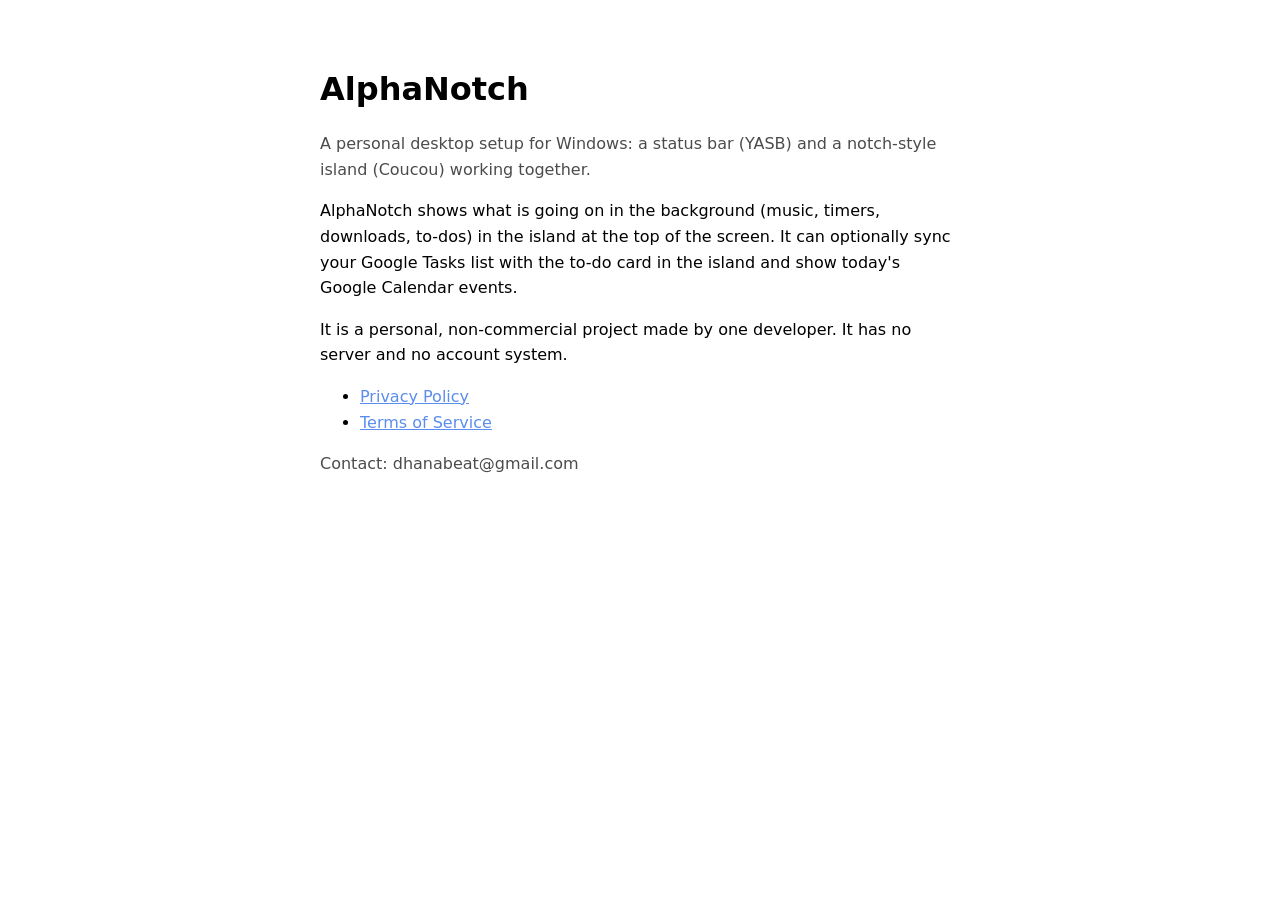
<file: index.html>
<!doctype html>
<html lang="en">
<head>
<meta charset="utf-8">
<meta name="viewport" content="width=device-width, initial-scale=1">
<title>AlphaNotch</title>
<style>
  :root { color-scheme: dark light; }
  body { font: 16px/1.6 system-ui, sans-serif; max-width: 640px; margin: 4rem auto; padding: 0 1.25rem; }
  h1 { margin-bottom: .25rem; }
  .muted { opacity: .7; }
  a { color: #5a8dee; }
</style>
</head>
<body>
<h1>AlphaNotch</h1>
<p class="muted">A personal desktop setup for Windows: a status bar (YASB) and a notch-style island (Coucou) working together.</p>
<p>AlphaNotch shows what is going on in the background (music, timers, downloads, to-dos) in the island at the top of the screen. It can optionally sync your Google Tasks list with the to-do card in the island and show today's Google Calendar events.</p>
<p>It is a personal, non-commercial project made by one developer. It has no server and no account system.</p>
<ul>
  <li><a href="privacy.html">Privacy Policy</a></li>
  <li><a href="terms.html">Terms of Service</a></li>
</ul>
<p class="muted">Contact: dhanabeat@gmail.com</p>
</body>
</html>
</file>
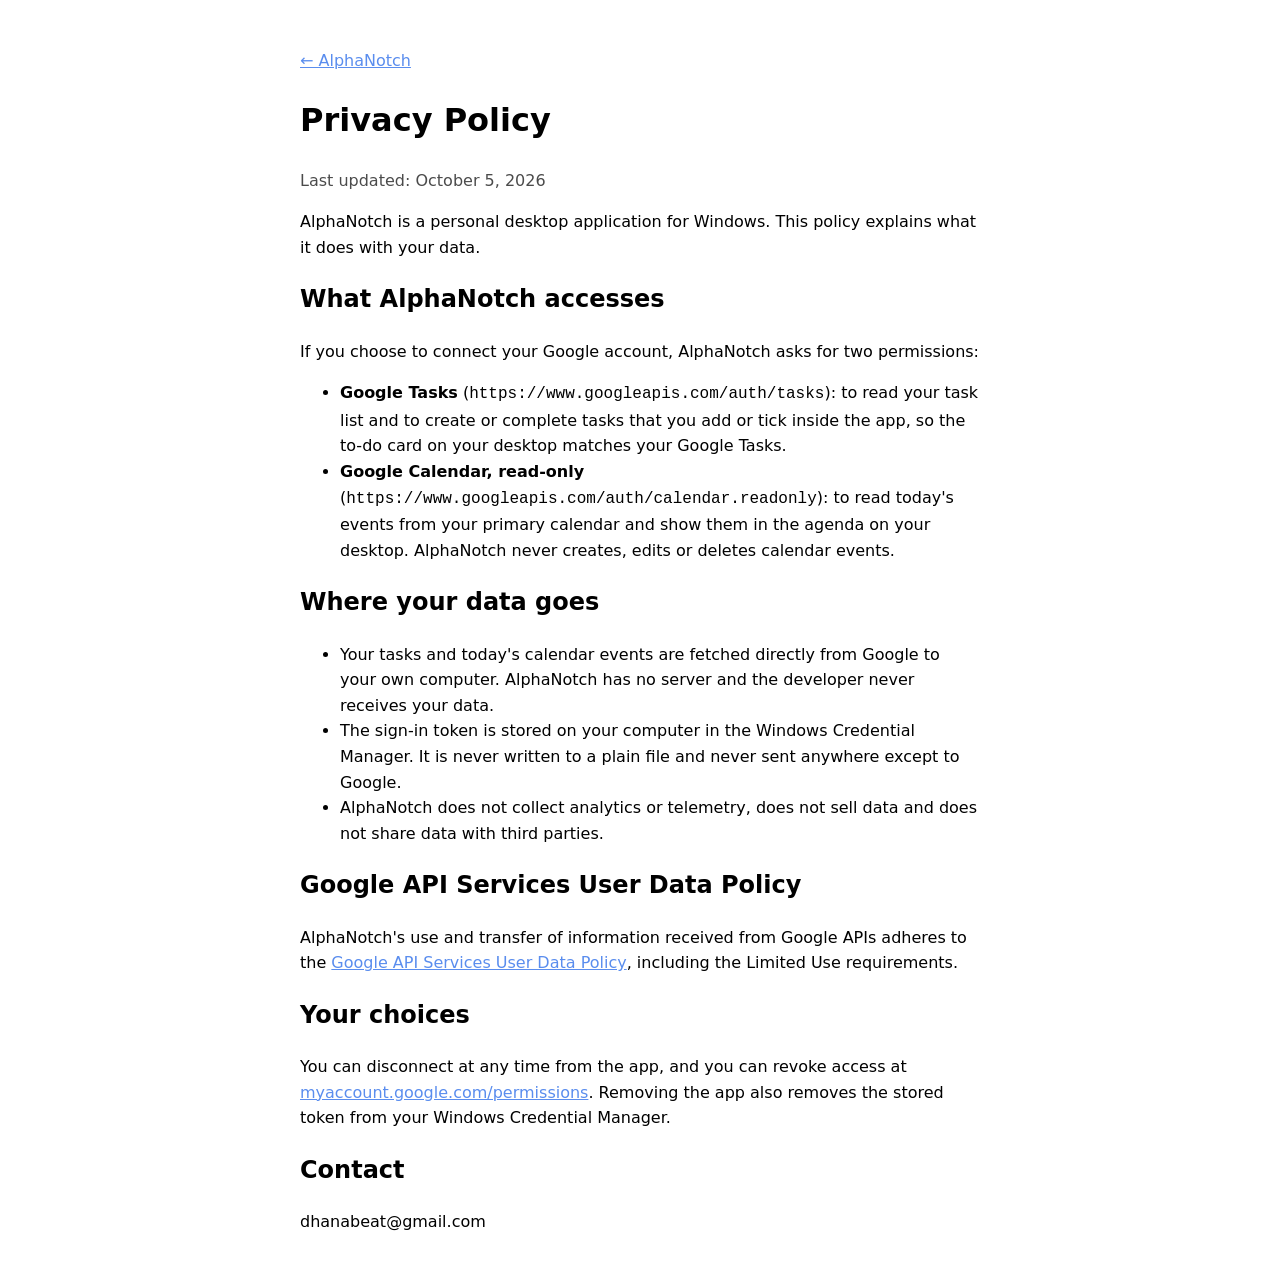
<file: privacy.html>
<!doctype html>
<html lang="en">
<head>
<meta charset="utf-8">
<meta name="viewport" content="width=device-width, initial-scale=1">
<title>AlphaNotch - Privacy Policy</title>
<style>
  :root { color-scheme: dark light; }
  body { font: 16px/1.6 system-ui, sans-serif; max-width: 680px; margin: 3rem auto; padding: 0 1.25rem; }
  a { color: #5a8dee; }
  .muted { opacity: .7; }
</style>
</head>
<body>
<p><a href="index.html">&larr; AlphaNotch</a></p>
<h1>Privacy Policy</h1>
<p class="muted">Last updated: October 5, 2026</p>

<p>AlphaNotch is a personal desktop application for Windows. This policy explains what it does with your data.</p>

<h2>What AlphaNotch accesses</h2>
<p>If you choose to connect your Google account, AlphaNotch asks for two permissions:</p>
<ul>
  <li><strong>Google Tasks</strong> (<code>https://www.googleapis.com/auth/tasks</code>): to read your task list and to create or complete tasks that you add or tick inside the app, so the to-do card on your desktop matches your Google Tasks.</li>
  <li><strong>Google Calendar, read-only</strong> (<code>https://www.googleapis.com/auth/calendar.readonly</code>): to read today's events from your primary calendar and show them in the agenda on your desktop. AlphaNotch never creates, edits or deletes calendar events.</li>
</ul>

<h2>Where your data goes</h2>
<ul>
  <li>Your tasks and today's calendar events are fetched directly from Google to your own computer. AlphaNotch has no server and the developer never receives your data.</li>
  <li>The sign-in token is stored on your computer in the Windows Credential Manager. It is never written to a plain file and never sent anywhere except to Google.</li>
  <li>AlphaNotch does not collect analytics or telemetry, does not sell data and does not share data with third parties.</li>
</ul>

<h2>Google API Services User Data Policy</h2>
<p>AlphaNotch's use and transfer of information received from Google APIs adheres to the <a href="https://developers.google.com/terms/api-services-user-data-policy">Google API Services User Data Policy</a>, including the Limited Use requirements.</p>

<h2>Your choices</h2>
<p>You can disconnect at any time from the app, and you can revoke access at <a href="https://myaccount.google.com/permissions">myaccount.google.com/permissions</a>. Removing the app also removes the stored token from your Windows Credential Manager.</p>

<h2>Contact</h2>
<p>dhanabeat@gmail.com</p>
</body>
</html>
</file>
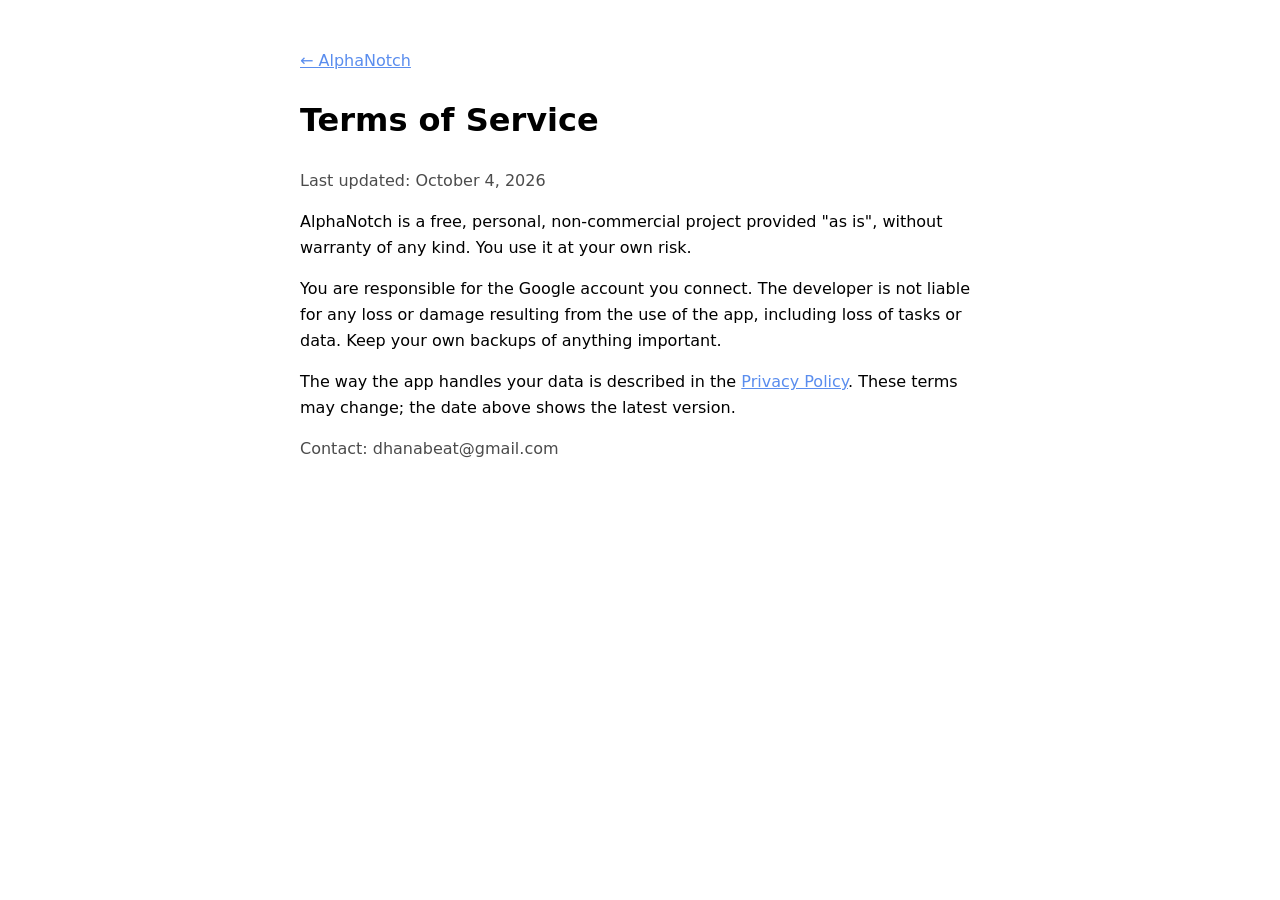
<file: terms.html>
<!doctype html>
<html lang="en">
<head>
<meta charset="utf-8">
<meta name="viewport" content="width=device-width, initial-scale=1">
<title>AlphaNotch - Terms of Service</title>
<style>
  :root { color-scheme: dark light; }
  body { font: 16px/1.6 system-ui, sans-serif; max-width: 680px; margin: 3rem auto; padding: 0 1.25rem; }
  a { color: #5a8dee; }
  .muted { opacity: .7; }
</style>
</head>
<body>
<p><a href="index.html">&larr; AlphaNotch</a></p>
<h1>Terms of Service</h1>
<p class="muted">Last updated: October 4, 2026</p>
<p>AlphaNotch is a free, personal, non-commercial project provided "as is", without warranty of any kind. You use it at your own risk.</p>
<p>You are responsible for the Google account you connect. The developer is not liable for any loss or damage resulting from the use of the app, including loss of tasks or data. Keep your own backups of anything important.</p>
<p>The way the app handles your data is described in the <a href="privacy.html">Privacy Policy</a>. These terms may change; the date above shows the latest version.</p>
<p class="muted">Contact: dhanabeat@gmail.com</p>
</body>
</html>
</file>
